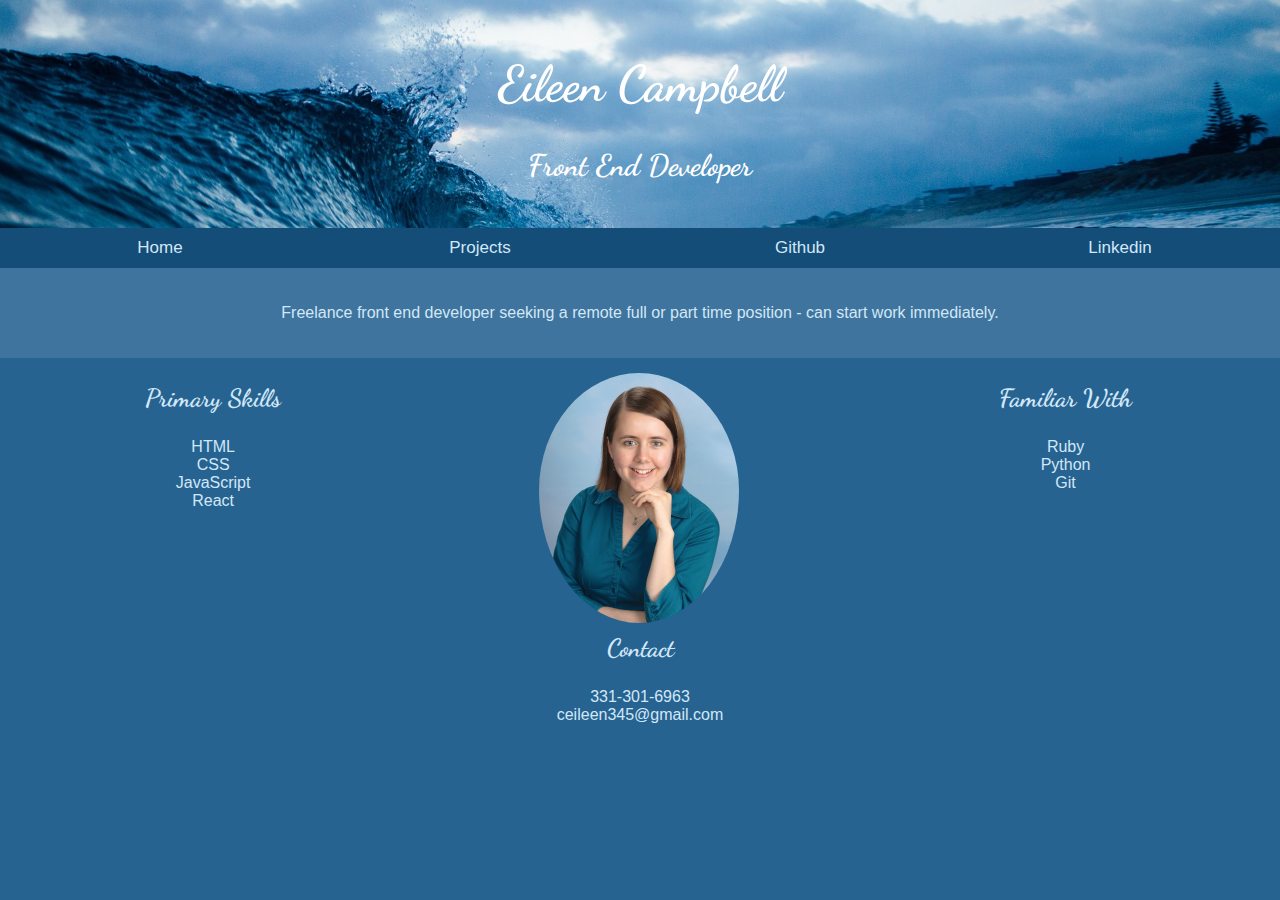
<file: index.html>
<!DOCTYPE html>
<html lang="en" dir="ltr">
  <head>
    <meta charset="utf-8">
    <link rel="stylesheet" href="main.css">
    <link href="https://fonts.googleapis.com/css?family=Dancing+Script&display=swap" rel="stylesheet">
    <script src="script.js"></script>
    <title>Eileen Campbell</title>
  </head>
  <body>

      <div class="jumbotron">
        <h1>Eileen Campbell</h1>
        <h2>Front End Developer</h2>
      </div>


      <nav class="navbar">

          <a href="index.html">Home</a>
          <a href="projects.html">Projects</a>
          <a href="https://github.com/ceileen345">Github</a>
          <a href="https://www.linkedin.com/in/eileen-campbell-9b725049/">Linkedin</a>

      </nav>

      <div class="content">
        <p>
        Freelance front end developer seeking a remote full or part time position - can start work immediately.
        </p>
      </div>
      <div class="middlecontent">
      <div class="skills">
        <h3>Primary Skills</h3>
        <ul>
          <li>HTML</li>
          <li>CSS</li>
          <li>JavaScript</li>
          <li>React</li>
        </ul>
      </div>


      <div class="portrait"><img class="mepic" src="images/P7small.jpg"></div>

      <div class="familiar">
          <h3>Familiar With</h3>
          <ul>
            <li>Ruby</li>
            <li>Python</li>
            <li>Git</li>
          </ul>
        </div>
      </div>



      <footer class="contact">
        <h3>Contact</h3>
        <ul>
          <li>331-301-6963</li>
          <li><a href="mailto:ceileen345@gmail.com">ceileen345@gmail.com</a></li>
        </ul>
      </footer>
  </body>
</html>
</file>
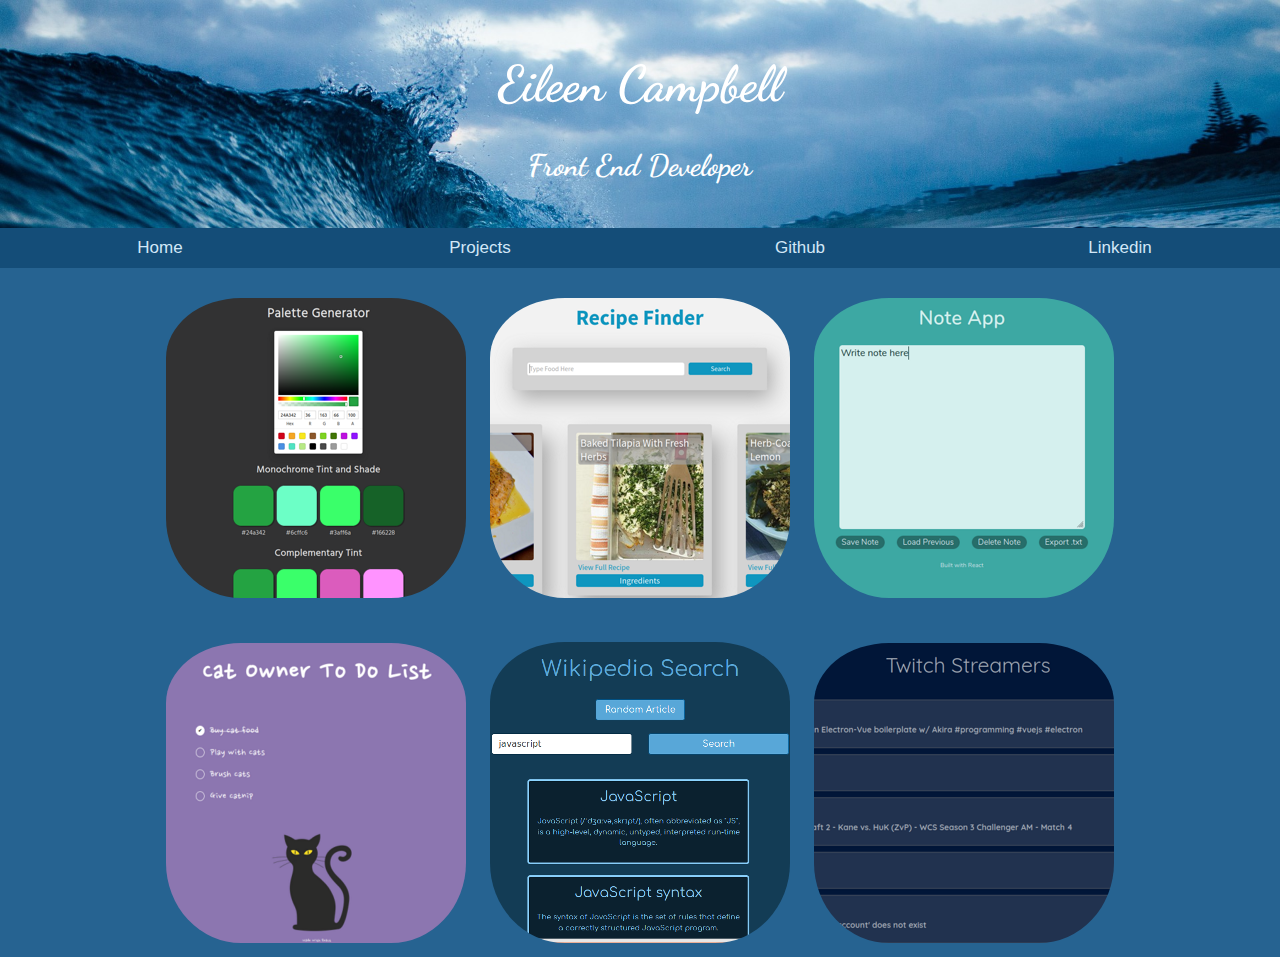
<file: projects.html>
<!DOCTYPE html>
<html lang="en" dir="ltr">
  <head>
    <meta charset="utf-8">
    <link rel="stylesheet" href="projects.css">
    <link href="https://fonts.googleapis.com/css?family=Dancing+Script&display=swap" rel="stylesheet">
    <script src="script.js"></script>
    <title>Eileen Campbell</title>
  </head>
  <body>
    <div class="container">

        <div class="jumbotron">
        <h1>Eileen Campbell</h1>
        <h2>Front End Developer</h2>
        </div>


        <div class="navbar">
          <a href="index.html">Home</a>
          <a href="projects.html">Projects</a>
          <a href="https://github.com/ceileen345">Github</a>
          <a href="https://www.linkedin.com/in/eileen-campbell-9b725049/">Linkedin</a>
        </div>

        <div class="middlecontent">
          <a href="https://macho-dinosaurs-8710.roast.io/" class="foliopic"><img src="images/palettesmall.png"></a>
          <a href="https://balmy-flesh-4029.roast.io/" class="foliopic"><img src="images/recipesmall.png"></a>
          <a href="https://guiltless-taste-8451.roast.io/" class="foliopic"><img src="images/notesappsmall.png"></a>
          <a href="https://humorous-hobbies-7275.roast.io/" class="foliopic"><img src="images/catsitesmall.png"></a>
          <a href="https://codepen.io/ceileen345/pen/pPdeoE" class="foliopic"><img src="images/wikipediaviewersmall.png"></a>
          <a href="https://codepen.io/ceileen345/pen/ZyvjNv" class="foliopic"><img src="images/twitchsmall.png"></a>
        </div>
    </div>
  </body>
</html>
</file>
<file: main.css>
/* for mobile phones */

/* @media only screen and (min-width: 600px) {

@media only screen and (min-width: 768px) {
  /* For desktop: */
  body {
    background-color: #266391;
    color: #d2e7f7;
    font-family: Frutiger, "Frutiger Linotype", Univers, Calibri, "Gill Sans", "Gill Sans MT", "Myriad Pro", Myriad, "DejaVu Sans Condensed", "Liberation Sans", "Nimbus Sans L", Tahoma, Geneva, "Helvetica Neue", Helvetica, Arial, sans-serif;
    padding: 0;
    margin: 0;
  }

  h1 {
    font-size: 50px;
  }

  h2 {
    font-size: 30px;
  }

  h3 {
    font-family: Dancing Script, cursive;
    font-size: 25px;

  }

  ul {
    list-style-type: none;
    margin-left: -40px;
  }

  .jumbotron{
    font-family: Dancing Script, cursive;
    background-image: url(images/oceanwave.jpg);
    background-size: 100% auto;
    background-repeat: none;
    padding: 20px;
    text-align: center;
    color: white;
  }

  .mepic {
    display: block;
    margin: auto;
    max-width: 75%;
    max-height: 250px;
    border-radius: 50%;
    padding-top: 15px;
  }


  .navbar {
    width: 100%;
    background-color: #555;
    overflow: auto;
    background-color: #144D78;
  }

  .navbar a {
    float: left;
    padding-top: 10px;
    padding-bottom: 10px;
    color: #d2e7f7;
    text-decoration: none;
    font-size: 17px;
    width: 25%; /* Four equal-width links. If you have two links, use 50%, and 33.33% for three links, etc.. */
    text-align: center; /* If you want the text to be centered */
}

.navbar a:hover {
  background-color: #07395F;
  color: white;
}

.middlecontent {
  width: 100%;
  height: 250px;
}

.skills {
  float: left;
  width: 33.3%;
  text-align: center;
}

.portrait {
  float: left;
  width: 33.3%;
}

.familiar {
  float: left;
  width: 33.3%;
  text-align: center;
}

.content {
  text-align: center;
  display: block;
  background-color: #3E749D;
  padding-top: 20px;
  padding-bottom: 20px;
}

.contact {
  text-align: center;
}

.contact a {
  text-decoration: none;
  color: #d2e7f7;
}

.contact a:hover {
  color: white;
}
</file>
<file: projects.css>
/* for mobile phones */

/* @media only screen and (min-width: 600px) {

@media only screen and (min-width: 768px) {
  /* For desktop: */
  body {
    background-color: #266391;
    color: #d2e7f7;
    font-family: Frutiger, "Frutiger Linotype", Univers, Calibri, "Gill Sans", "Gill Sans MT", "Myriad Pro", Myriad, "DejaVu Sans Condensed", "Liberation Sans", "Nimbus Sans L", Tahoma, Geneva, "Helvetica Neue", Helvetica, Arial, sans-serif;
    padding: 0;
    margin: 0;
  }

  h1 {
    font-size: 50px;
  }

  h2 {
    font-size: 30px;
  }

  h3 {
    font-family: Dancing Script, cursive;
    font-size: 25px;

  }

  ul {
    list-style-type: none;
    margin-left: -40px;
  }

  .jumbotron{
    font-family: Dancing Script, cursive;
    background-image: url(images/oceanwave.jpg);
    background-size: 100% auto;
    background-repeat: none;
    padding: 20px;
    text-align: center;
    color: white;
  }

  .mepic {
    display: block;
    margin: auto;
    max-width: 75%;
    max-height: 250px;
    border-radius: 50%;
    padding-top: 15px;
  }


  .navbar {
    width: 100%;
    background-color: #555;
    overflow: auto;
    background-color: #144D78;
  }

  .navbar a {
    float: left;
    padding-top: 10px;
    padding-bottom: 10px;
    color: #d2e7f7;
    text-decoration: none;
    font-size: 17px;
    width: 25%; /* Four equal-width links. If you have two links, use 50%, and 33.33% for three links, etc.. */
    text-align: center; /* If you want the text to be centered */
}

.navbar a:hover {
  background-color: #07395F;
  color: white;
}

.middlecontent {
  width: 100%;
  text-align: center;
}

.foliopic img {
  padding-top: 20px;
  border-radius: 25%;
  margin: 10px;
}
</file>
